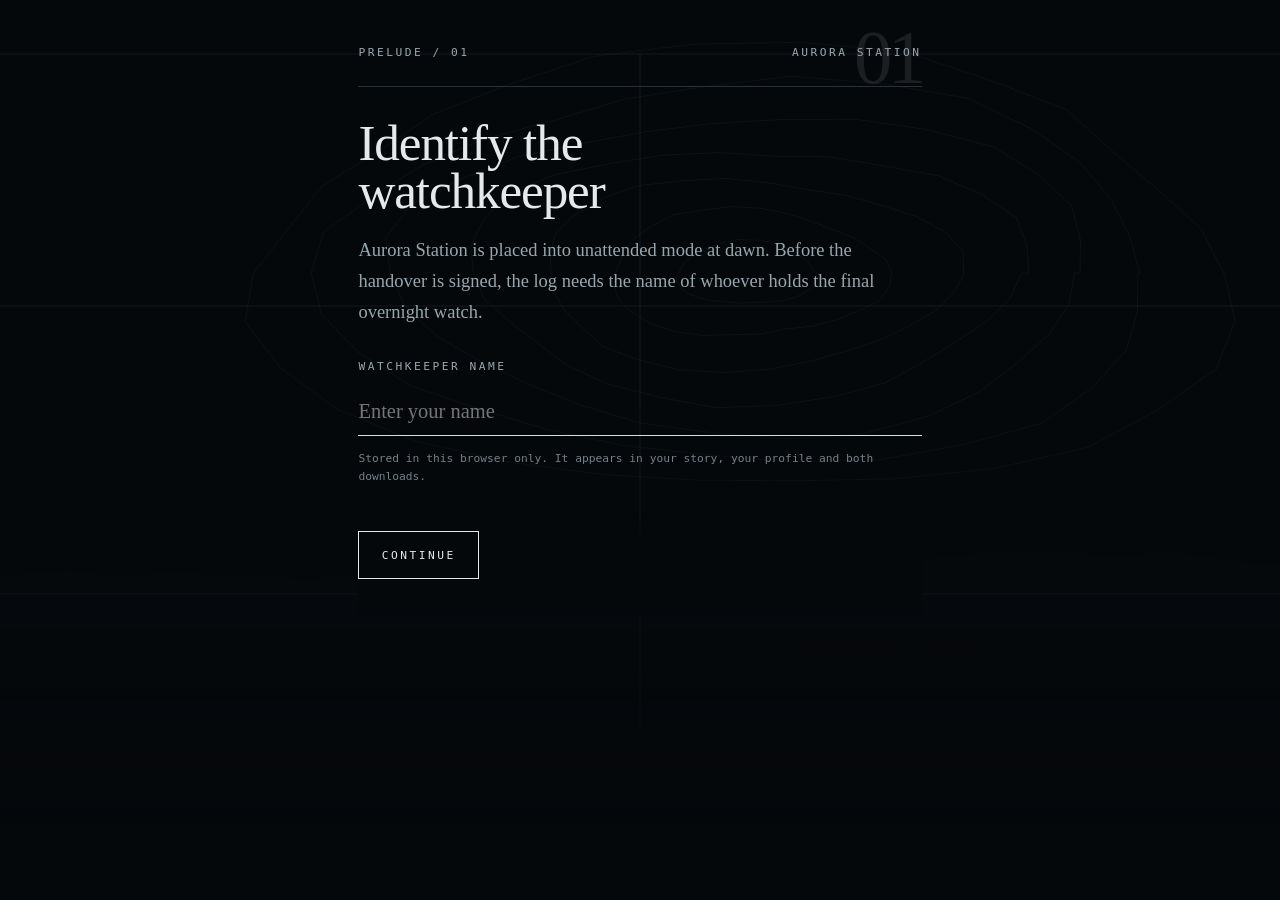
<file: index.html>
<!doctype html>
<html lang="en">
  <head>
    <meta charset="utf-8" />
    <meta name="viewport" content="width=device-width, initial-scale=1" />
    <meta
      name="description"
      content="Aurora Station — a psychological hard-science-fiction night watch and behavioural self-reflection."
    />
    <meta name="color-scheme" content="dark" />
    <meta name="theme-color" content="#05080b" />
    <title>Aurora Station — The Final Watch</title>
    <link rel="stylesheet" href="./styles.css" />
    <script defer src="./content/Aurora_Station_Content.js"></script>
    <script defer src="./core.js"></script>
    <script defer src="./artwork.js"></script>
    <script defer src="./pdf-export.js"></script>
    <script defer src="./audio.js"></script>
    <script defer src="./app.js"></script>
  </head>
  <body>
    <div class="environment" aria-hidden="true">
      <div class="env-field"></div>
      <div class="env-drift"></div>
      <div class="env-aurora" id="env-aurora"></div>
    </div>

    <a class="skip-link" href="#watch">Skip to the watch</a>

    <header class="masthead">
      <div class="masthead-identity">
        <p class="mark" id="station-mark">AURORA STATION</p>
        <p class="mark" id="act-mark">FINAL WATCH</p>
      </div>
      <div class="masthead-controls">
        <div class="sequence" id="sequence" role="img" aria-label="Observation sequence not started">
          <span class="mark" id="sequence-label">OBS 00 / 60</span>
          <span class="sequence-ticks" id="sequence-ticks" aria-hidden="true"></span>
        </div>
        <button
          class="control control-menu"
          id="controls-toggle"
          type="button"
          aria-expanded="false"
          aria-controls="controls-panel"
          aria-label="Station controls"
        >
          <span class="control-menu-text">Controls</span>
          <span class="control-menu-glyph" aria-hidden="true">
            <span></span><span></span><span></span>
          </span>
        </button>
        <div class="controls-panel" id="controls-panel">
          <button
            class="control"
            id="sound-toggle"
            type="button"
            aria-pressed="true"
            aria-label="Mute station sound"
          >
            <span class="sound-label">Sound</span>
          </button>
          <button
            class="control control-quiet"
            id="restart"
            type="button"
            aria-label="Start the watch again from the beginning"
          >
            Restart
          </button>
        </div>
      </div>
    </header>

    <main class="watch" id="watch" tabindex="-1">
      <p class="loading-note">Receiving the final watch…</p>
    </main>

    <div class="sr-only" id="announcer" role="status" aria-live="polite"></div>

    <noscript>
      <p class="loading-note">
        Aurora Station needs JavaScript enabled to record the watch and build the story.
      </p>
    </noscript>
  </body>
</html>
</file>
<file: styles.css>
/*
 * Aurora Station — Polar Psychological Observatory
 *
 * An authored publication rather than an interface. Two families: an editorial
 * display serif carries the narrative and the report; a technical mono carries
 * everything the station itself would have printed — labels, readings, times,
 * responses.
 *
 * The night is a near-black polar spectrum with mineral white and one restrained
 * signal light. Colour is behavioural: it appears when a response registers,
 * when a section activates, when the aurora enters the story, and when the
 * report ties an observation to a current. Dawn replaces the whole environment
 * with cold mineral paper and near-black ink — the light after a polar night,
 * not a warm one.
 */

:root {
  /* ---- families ---- */
  --type-display: "Hoefler Text", "Iowan Old Style", "Palatino Linotype", Palatino,
    Cambria, "Book Antiqua", serif;
  --type-operational: ui-monospace, "SF Mono", "Cascadia Mono", "DejaVu Sans Mono",
    Menlo, Consolas, monospace;

  /* ---- scale ---- */
  --step-plate: clamp(4rem, 16vw, 13rem);
  --step-display: clamp(2.4rem, 6vw, 5.5rem);
  --step-chapter: clamp(1.9rem, 4vw, 3.4rem);
  --step-section: clamp(1.4rem, 2.6vw, 2.1rem);
  --step-lead: clamp(1.2rem, 1.6vw, 1.6rem);
  --step-body: clamp(1.02rem, 0.98rem + 0.22vw, 1.16rem);
  --step-note: clamp(0.82rem, 0.8rem + 0.1vw, 0.92rem);
  --step-mark: clamp(0.66rem, 0.64rem + 0.08vw, 0.76rem);

  --lead-narrative: 1.66;
  --lead-display: 0.94;
  --track-mark: 0.22em;

  /* ---- night ---- */
  --void: #05080b;
  --deep: #080d12;
  --shelf: #0d151c;
  --rime: #16212a;
  --edge: #23323d;
  --mineral: #e4eaec;
  --mineral-dim: #97a7ae;
  /* Faint against the darkest ground, but still 4.9:1 — station notes are set
     small and must survive the night. */
  --mineral-faint: #71828b;
  --signal: #cfe2e6;
  --signal-live: #f2fbfd;

  /* ---- dawn ---- */
  --paper: #e6eaeb;
  --paper-raised: #f1f4f4;
  --paper-line: #c1caca;
  --ink: #14181a;
  --ink-dim: #4b5457;
  /* Faint, but still 4.9:1 on paper — station marks are small and must read. */
  --ink-faint: #5c6568;

  /*
   * ---- behavioural traces ----
   *
   * The five elements, on the currents whose reading each one already matches:
   * Wood, Fire, Earth, Metal, Water. The hue is the identity and does not
   * change; the value does, because a colour chosen for a white slide does not
   * clear 3:1 on a near-black night or on mineral paper.
   */
  --trace-pathfinder: #3dcd58;
  --trace-catalyst: #e0175c;
  --trace-steward: #e47f00;
  --trace-architect: #9fa0a4;
  --trace-sentinel: #42b4e6;

  /* The same five, deepened for paper. */
  --trace-pathfinder-paper: #237a35;
  --trace-catalyst-paper: #b10043;
  --trace-steward-paper: #a35a00;
  --trace-architect-paper: #5c6166;
  --trace-sentinel-paper: #10688f;

  /*
   * ---- measure and rhythm ----
   *
   * The measure grows with the page instead of staying at one width. On a
   * phone it is the column; on a laptop it opens out, so the reading does not
   * sit in a narrow strip with the rest of the display empty. The upper bound
   * is still a line length that can be read.
   */
  --measure: clamp(20rem, 34vw + 8rem, 44rem);
  --measure-wide: clamp(20rem, 44vw + 8rem, 58rem);
  --gutter: clamp(1.25rem, 5vw, 5rem);
  --rule: 1px;
  --tap: 3rem;
}

*,
*::before,
*::after {
  box-sizing: border-box;
}

/*
 * A display rule beats the user agent's [hidden] rule, so anything laid out
 * with flex or grid keeps showing after it is hidden. Say it once, here.
 */
[hidden] {
  display: none !important;
}

html {
  min-height: 100%;
  background: var(--void);
}

body {
  min-height: 100vh;
  margin: 0;
  background: var(--void);
  color: var(--mineral);
  font-family: var(--type-display);
  font-size: var(--step-body);
  line-height: var(--lead-narrative);
  text-rendering: optimizeLegibility;
  -webkit-font-smoothing: antialiased;
  transition:
    background-color 2400ms ease,
    color 2400ms ease;
}

body.is-sealed {
  overflow: hidden;
}

h1,
h2,
h3,
h4 {
  margin: 0;
  font-family: var(--type-display);
  font-weight: 400;
  letter-spacing: -0.022em;
  line-height: var(--lead-display);
}

p {
  margin: 0;
}

/* Station-printed text: labels, readings, times, responses. */
.mark {
  margin: 0;
  color: var(--mineral-dim);
  font-family: var(--type-operational);
  font-size: var(--step-mark);
  font-variant-numeric: tabular-nums;
  letter-spacing: var(--track-mark);
  line-height: 1.5;
  text-transform: uppercase;
}

.mark-live {
  color: var(--signal-live);
}

/*
 * Operational voice, sentence length. Uppercase is for the short labels that
 * name a thing; a whole sentence set in capitals loses the word shapes a
 * reader recognises, so these keep their case and their spacing.
 */
.mark-sentence {
  letter-spacing: 0.01em;
  line-height: 1.65;
  text-transform: none;
}

/* ---------------------------------------------------------- environment */

.environment {
  position: fixed;
  z-index: 0;
  inset: 0;
  overflow: hidden;
  pointer-events: none;
}

.env-field {
  position: absolute;
  inset: -8%;
  background:
    radial-gradient(90% 60% at 50% -10%, rgba(32, 52, 66, 0.5), transparent 70%),
    linear-gradient(180deg, #071019 0%, var(--void) 58%, #04070a 100%);
}

/* Slow atmospheric drift. Never fast, never bright. */
.env-drift {
  position: absolute;
  inset: -20%;
  background:
    radial-gradient(38% 26% at 24% 22%, rgba(96, 132, 152, 0.14), transparent 72%),
    radial-gradient(32% 22% at 76% 30%, rgba(74, 106, 126, 0.11), transparent 74%);
  filter: blur(40px);
  animation: env-drift 140s ease-in-out infinite alternate;
}

@keyframes env-drift {
  from {
    transform: translate3d(-2.5%, 0, 0) scale(1.02);
  }
  to {
    transform: translate3d(2.5%, 1.6%, 0) scale(1.06);
  }
}

/*
 * The aurora. Hidden through onboarding and the early watch, it emerges at the
 * event and deepens as the night goes on. Intensity is set from the story, not
 * from scroll position.
 */
.env-aurora {
  position: absolute;
  right: -10%;
  bottom: 34%;
  left: -10%;
  height: 62vh;
  opacity: 0;
  visibility: hidden;
  /*
   * The ribbons are drawn to the edge of this box, and screen blending makes
   * that edge visible as a hard line across the viewport. Fade the layer out
   * on every side so the light ends the way light does.
   */
  mask-image:
    linear-gradient(180deg, transparent 0%, #000 26%, #000 62%, transparent 100%),
    linear-gradient(90deg, transparent 0%, #000 14%, #000 86%, transparent 100%);
  mask-composite: intersect;
  -webkit-mask-image:
    linear-gradient(180deg, transparent 0%, #000 26%, #000 62%, transparent 100%),
    linear-gradient(90deg, transparent 0%, #000 14%, #000 86%, transparent 100%);
  -webkit-mask-composite: source-in;
  transition:
    opacity 4200ms ease,
    visibility 0s linear 4200ms;
}

body[data-aurora="present"] .env-aurora {
  opacity: calc(0.22 + var(--aurora-intensity, 0) * 0.72);
  visibility: visible;
  transition:
    opacity 4200ms ease,
    visibility 0s linear 0s;
}

.art-aurora {
  width: 100%;
  height: 100%;
}

.art-aurora-band {
  fill: rgba(78, 178, 196, 0.16);
  mix-blend-mode: screen;
  animation: aurora-breathe 46s ease-in-out infinite alternate;
}

.art-aurora-band[data-band="1"] {
  fill: rgba(94, 196, 158, 0.14);
  animation-duration: 58s;
}

.art-aurora-band[data-band="2"] {
  fill: rgba(120, 138, 208, 0.12);
  animation-duration: 66s;
}

.art-aurora-band[data-band="3"] {
  fill: rgba(160, 122, 196, 0.1);
  animation-duration: 74s;
}

.art-aurora-edge {
  fill: none;
  stroke: rgba(196, 240, 244, 0.42);
  stroke-width: 1;
  mix-blend-mode: screen;
}

@keyframes aurora-breathe {
  from {
    transform: translate3d(-3%, 2%, 0) scaleY(0.96);
  }
  to {
    transform: translate3d(3%, -2%, 0) scaleY(1.08);
  }
}

/* Halftone and grain, so nothing reads as flat digital colour. */
.art-grain {
  position: fixed;
  z-index: 3;
  inset: 0;
  opacity: 0.5;
  pointer-events: none;
  background-image:
    radial-gradient(rgba(255, 255, 255, 0.05) 0.5px, transparent 0.5px),
    radial-gradient(rgba(0, 0, 0, 0.16) 0.5px, transparent 0.5px);
  background-position: 0 0, 2px 2px;
  background-size: 3px 3px, 3px 3px;
}

/* -------------------------------------------------------------- drawings */

.art-plate {
  display: block;
  width: 100%;
  height: 100%;
}

.art-ground {
  fill: #04080b;
}

.art-ridge {
  fill: #070d12;
}

.art-contour {
  fill: none;
  stroke: rgba(146, 178, 192, 0.16);
  stroke-width: 0.7;
}

.art-plate[data-phase="pressure"] .art-contour {
  stroke: rgba(160, 186, 198, 0.22);
}

.art-trace {
  fill: none;
  stroke: rgba(190, 216, 224, 0.5);
  stroke-width: 1;
  vector-effect: non-scaling-stroke;
}

.art-tick {
  stroke: rgba(146, 178, 192, 0.3);
  stroke-width: 1;
  vector-effect: non-scaling-stroke;
}

.art-tick-major {
  stroke: rgba(196, 222, 230, 0.55);
}

.art-frame,
.art-mullion {
  fill: none;
  stroke: rgba(120, 150, 164, 0.3);
  stroke-width: 1;
  vector-effect: non-scaling-stroke;
}

/* --------------------------------------------------------------- masthead */

/*
 * The masthead floats over a moving document. Its ground stays opaque for the
 * full height of its own content and only fades below that, so a passage
 * scrolling underneath never reads through the station's own marks.
 */
.masthead {
  position: fixed;
  z-index: 20;
  top: 0;
  right: 0;
  left: 0;
  display: flex;
  flex-wrap: wrap;
  gap: 0.5rem var(--gutter);
  align-items: baseline;
  justify-content: space-between;
  padding: 1rem var(--gutter) 1.75rem;
  /*
   * An opaque ground rather than a blur: backdrop-filter makes this bar a
   * containing block, which would trap the phone control button inside it
   * instead of letting it sit at the foot of the screen.
   */
  background:
    linear-gradient(
      180deg,
      rgba(5, 8, 11, 0.98) 0%,
      rgba(5, 8, 11, 0.96) 66%,
      rgba(5, 8, 11, 0) 100%
    );
}

.masthead-identity {
  display: flex;
  flex: 1 1 auto;
  flex-wrap: wrap;
  gap: 0.25rem 1.25rem;
  align-items: baseline;
  min-width: 0;
}

.masthead-controls {
  display: flex;
  flex: 0 1 auto;
  flex-wrap: wrap;
  gap: 0.4rem;
  align-items: center;
  justify-content: flex-end;
  min-width: 0;
}

/*
 * Above the phone breakpoint the panel is not a panel: its children sit in
 * the bar directly, exactly as they did before, and the button that would
 * open it is not rendered.
 */
.controls-panel {
  display: contents;
}

.control-menu {
  display: none;
}

.control-menu-glyph {
  display: none;
  flex-direction: column;
  gap: 3px;
}

.control-menu-glyph span {
  width: 1rem;
  height: 1px;
  background: currentcolor;
}

/* Progress reads as an observation sequence, not a percentage. */
.sequence {
  display: flex;
  gap: 0.75rem;
  align-items: center;
}

.sequence-ticks {
  display: flex;
  gap: 2px;
  align-items: flex-end;
  height: 0.85rem;
}

/* Scaled rather than resized, so a recorded observation costs no layout. */
.sequence-tick {
  width: 2px;
  height: 100%;
  transform: scaleY(0.4);
  transform-origin: bottom;
  background: var(--mineral-faint);
  transition: transform 300ms ease, background-color 300ms ease;
}

.sequence-tick[data-state="recorded"] {
  transform: scaleY(1);
  background: var(--signal);
}

.sequence-tick[data-state="active"] {
  transform: scaleY(1);
  background: var(--signal-live);
}

.control {
  min-height: 2.4rem;
  padding: 0.4rem 0.7rem;
  border: var(--rule) solid var(--edge);
  background: transparent;
  color: var(--mineral-dim);
  font-family: var(--type-operational);
  font-size: var(--step-mark);
  letter-spacing: var(--track-mark);
  text-transform: uppercase;
  cursor: pointer;
  transition: border-color 240ms ease, color 240ms ease;
}

.control:hover:not(:disabled),
.control:focus-visible {
  border-color: var(--signal);
  color: var(--signal-live);
}

.control:disabled {
  cursor: default;
  opacity: 0.35;
}

.control[aria-pressed="true"] {
  border-color: var(--signal);
  color: var(--signal-live);
}

/*
 * Secondary, not unavailable. A transparent border beside seven outlined
 * controls read as disabled, so it keeps a border and only steps its ink back
 * one level.
 */
.control-quiet {
  border-color: var(--rime);
  color: var(--mineral-dim);
}

/* --------------------------------------------------------------- utility */

.sr-only {
  position: absolute;
  overflow: hidden;
  clip: rect(0 0 0 0);
  clip-path: inset(50%);
  width: 1px;
  height: 1px;
  white-space: nowrap;
}

.skip-link {
  position: absolute;
  z-index: 40;
  top: 0.5rem;
  left: 0.5rem;
  display: inline-flex;
  align-items: center;
  min-height: var(--tap);
  padding: 0.65rem 1rem;
  transform: translateY(-200%);
  background: var(--signal-live);
  color: var(--void);
  font-family: var(--type-operational);
  font-size: var(--step-note);
  text-decoration: none;
}

.skip-link:focus {
  transform: translateY(0);
}

:where(a, button, input, [tabindex]):focus-visible {
  outline: 2px solid var(--signal-live);
  outline-offset: 3px;
}

/*
 * Shown while the station is still assembling, and when scripting is off. Both
 * are sentences rather than labels, so they keep their case.
 */
.loading-note {
  padding: 40vh var(--gutter);
  color: var(--mineral-faint);
  font-family: var(--type-operational);
  font-size: var(--step-note);
  letter-spacing: 0.01em;
  line-height: 1.65;
  text-align: center;
}

/* ----------------------------------------------------------------- story */

/*
 * The watch spans the display so an act plate can run edge to edge without
 * escaping its parent with negative margins. Everything that is read is
 * centred inside it at the measure, so the column stays the same width the
 * plate is wide behind it.
 */
.watch {
  position: relative;
  z-index: 1;
  padding: 0 0 14rem;
}

/*
 * A full-bleed block: the background reaches the edges of the display while
 * its content stays in the same column as the reading around it.
 */
.act-plate,
.interlude,
.watch:focus {
  outline: none;
}

/*
 * A full-bleed block: the ground reaches the edges of the display while its
 * content stays in the same column as the reading around it. No negative
 * margins, so nothing escapes the page and nothing has to be clipped.
 */
.act-plate,
.interlude,
.prologue {
  padding-inline: max(var(--gutter), calc((100% - var(--measure)) / 2));
}

/* The prologue holds the whole viewport before anything else happens. */
.prologue {
  display: grid;
  align-content: center;
  min-height: 100svh;
  padding-block: 8rem 6rem;
}

.prologue-mark {
  margin-bottom: 2rem;
}

.prologue-title {
  max-width: 12ch;
  font-size: var(--step-display);
  letter-spacing: -0.03em;
}

.prologue-sub {
  max-width: 26ch;
  margin-top: 1.5rem;
  color: var(--mineral-dim);
  font-size: var(--step-lead);
  font-style: italic;
}

/*
 * Act openings are full-bleed plates: an oversized number, the timestamp, and
 * the drawing behind them. This is the largest scale change in the piece.
 */
.act-plate {
  position: relative;
  display: grid;
  align-content: end;
  min-height: 92svh;
  margin: 10rem 0 4rem;
  padding-block: 0 4rem;
  isolation: isolate;
}

.act-plate-figure {
  position: absolute;
  z-index: -1;
  inset: 0;
  overflow: hidden;
  opacity: 0.66;
  mask-image: linear-gradient(180deg, transparent 0%, #000 22%, #000 64%, transparent 100%);
}

.act-plate-index {
  color: var(--mineral);
  font-size: var(--step-plate);
  font-variant-numeric: lining-nums;
  letter-spacing: -0.06em;
  line-height: 0.8;
  opacity: 0.16;
}

.act-plate-meta {
  display: flex;
  flex-wrap: wrap;
  gap: 0.5rem 1.5rem;
  margin: 1.5rem 0 0.75rem;
}

.act-plate-title {
  max-width: 16ch;
  font-size: var(--step-chapter);
}

/*
 * Narrative sits in a centred reading column. It was offset to one side, which
 * read as a narrow strip against an empty page once the display was wide.
 */
.passage {
  max-width: var(--measure);
  margin: 0 auto 1.5em;
}

.passage-context {
  color: var(--mineral-dim);
}

/*
 * The story is all present, and legibility is what changes. `--read` is set
 * from the scroll position: full above the reading line, fading toward the
 * foot of the screen. Opacity only, so it stays on the compositor and costs
 * nothing per frame — and it is a state, not an animation, so nothing moves.
 *
 * Nothing here may be animated. A keyframe that touches `opacity` outranks a
 * normal declaration for as long as it is filling, so an arrival animation on
 * `.passage` would pin it opaque and `--read` would silently do nothing —
 * which is exactly what the old timed reveal did.
 */
.passage,
.observation,
.act-plate {
  opacity: var(--read, 1);
  transition: opacity 180ms linear;
}

/*
 * A faint ground under the line the reader is on, so the eye can keep its
 * place. It follows the pointer rather than lighting itself. Background only —
 * no text colour changes, so no contrast is lost. Pointer devices only,
 * because :hover on a touch screen sticks to whatever was last tapped.
 */
@media (hover: hover) and (pointer: fine) {
  .passage {
    transition: background-color 260ms ease, opacity 180ms linear;
  }

  .passage:hover {
    background-color: rgba(207, 226, 230, 0.07);
  }

  body.report .passage:hover {
    background-color: rgba(20, 24, 26, 0.045);
  }
}

.passage-closing,
.passage-ending {
  max-width: var(--measure-wide);
  font-size: var(--step-lead);
  font-style: italic;
}

/* A recorded response reads back with a signal rule beside it. */
.passage-selected {
  position: relative;
  padding-left: 1.5rem;
  color: var(--signal-live);
}

.passage-selected::before {
  position: absolute;
  top: 0.55em;
  bottom: 0.55em;
  left: 0;
  width: 1px;
  background: var(--trace, var(--signal));
  content: "";
}

/*
 * As the watch degrades the column tightens and the margin closes in. The
 * tightening is a proportion of the current measure rather than a fixed width,
 * so it still reads as pressure once the page is wide enough to centre.
 */
.watch[data-phase="pressure"] .passage {
  max-width: calc(var(--measure) * 0.86);
}

.watch[data-phase="recovery"] .passage {
  max-width: var(--measure-wide);
}

.interlude {
  margin: 8rem 0 3rem;
}

.interlude-title {
  max-width: 18ch;
  margin-top: 1rem;
  font-size: var(--step-chapter);
}

/* ------------------------------------------------------ observation panel */

/*
 * The response surface. It is deliberately the most legible thing on screen:
 * the composition around it changes across acts, the interaction never does.
 */
.observation {
  position: relative;
  max-width: var(--measure);
  margin: 4rem auto 5rem;
  padding: 2rem 0 0;
  border-top: var(--rule) solid var(--edge);
}

.observation:focus {
  outline: none;
}

.observation-head {
  display: flex;
  flex-wrap: wrap;
  gap: 0.5rem 1.5rem;
  justify-content: space-between;
  margin-bottom: 2rem;
}

.observation-statement {
  max-width: 30ch;
  margin-bottom: 2.25rem;
  font-size: var(--step-section);
  letter-spacing: -0.015em;
}

.scale-anchors {
  display: flex;
  justify-content: space-between;
  gap: 1rem;
  margin-bottom: 0.65rem;
}

/*
 * Six equal cells. No connector, no colour ramp — every response looks
 * identical until it is chosen, and then it carries the signal light.
 */
.responses {
  display: grid;
  gap: 1px;
  background: var(--edge);
  border: var(--rule) solid var(--edge);
  grid-template-columns: repeat(var(--response-count, 5), minmax(0, 1fr));
}

.response {
  display: flex;
  align-items: center;
  justify-content: center;
  min-height: 3.6rem;
  border: 0;
  background: var(--deep);
  color: var(--mineral);
  font-family: var(--type-operational);
  font-size: 1rem;
  font-variant-numeric: tabular-nums;
  cursor: pointer;
  transition: background-color 200ms ease, color 200ms ease;
}

.response:hover:not(:disabled) {
  background: var(--shelf);
  color: var(--signal-live);
}

.response[aria-pressed="true"] {
  background: var(--signal-live);
  color: var(--void);
}

.response:disabled {
  cursor: default;
  color: var(--mineral-faint);
}

.observation-readout {
  min-height: 1.5rem;
  margin-top: 0.85rem;
}

.observation-foot {
  display: flex;
  flex-wrap: wrap;
  gap: 0.75rem 1.5rem;
  align-items: center;
  margin-top: 1.5rem;
}

/*
 * A closed act is a record, not a gap. Once its five observations are in, the
 * panel collapses to the single line that says so — otherwise it holds the
 * height of a live question and leaves a hole in the middle of the document.
 */
.observation.is-closed {
  margin-bottom: 2rem;
  padding-top: 1.25rem;
  opacity: 0.4;
}

.observation.is-closed .observation-head {
  margin-bottom: 0;
}

.observation.is-closed .observation-readout,
.observation.is-closed .observation-foot {
  display: none;
}

.observation.is-closed .responses {
  display: none;
}

/* ------------------------------------------------------------- completion */

.completion {
  max-width: var(--measure);
  margin: 10rem auto 0;
  padding-top: 3rem;
  border-top: var(--rule) solid var(--edge);
}

.completion-title {
  margin: 1.5rem 0;
  font-size: var(--step-chapter);
}

.completion-line {
  max-width: var(--measure);
  color: var(--mineral-dim);
}

.completion-actions {
  display: flex;
  flex-wrap: wrap;
  gap: 0.75rem;
  margin-top: 3rem;
}

.action {
  display: inline-flex;
  align-items: center;
  min-height: var(--tap);
  padding: 0.8rem 1.4rem;
  border: var(--rule) solid var(--mineral);
  background: transparent;
  color: var(--mineral);
  font-family: var(--type-operational);
  font-size: var(--step-mark);
  letter-spacing: var(--track-mark);
  text-decoration: none;
  text-transform: uppercase;
  cursor: pointer;
  transition: background-color 240ms ease, color 240ms ease;
}

.action:hover:not(:disabled),
.action:focus-visible {
  background: var(--mineral);
  color: var(--void);
}

.action-quiet {
  border-color: var(--edge);
  color: var(--mineral-dim);
}

.action:disabled {
  cursor: default;
  opacity: 0.4;
}

/* ---------------------------------------------------------------- entry */

/*
 * The prelude is the opening of the watch, so it is composed like an Act
 * opening rather than as a dialog card: the whole viewport, a drawn ground, an
 * oversized index and one reading column. It is still a dialog element, which
 * is what makes the rest of the page inert while it is open.
 */
/*
 * Laid out only while it is open. A `display` declaration on the element
 * itself would beat the user agent's `dialog:not([open]) { display: none }`,
 * and the closed prelude would stay painted over the whole watch.
 */
.entry[open] {
  position: fixed;
  inset: 0;
  display: grid;
  width: 100%;
  max-width: none;
  height: 100%;
  max-height: none;
  padding: 0;
  overflow: hidden;
  border: 0;
  background: var(--void);
  color: var(--mineral);
}

.entry::backdrop {
  background: var(--void);
}

.entry-figure {
  position: absolute;
  z-index: 0;
  inset: 0;
  overflow: hidden;
  opacity: 0.4;
  mask-image: linear-gradient(180deg, #000 0%, #000 42%, transparent 92%);
}

.entry-figure > svg {
  width: 100%;
  height: 100%;
}

/*
 * The column scrolls, so a long step can never be clipped, and the actions are
 * pinned to the foot so they are reachable at any height.
 */
.entry-frame {
  position: relative;
  z-index: 1;
  display: grid;
  align-content: start;
  width: min(var(--measure-wide), 100%);
  margin-inline: auto;
  padding: clamp(1.5rem, 5vh, 3.5rem) var(--gutter) 0;
  overflow-y: auto;
  overscroll-behavior: contain;
}

/*
 * The step number is set behind the opening rather than above it, so it reads
 * as the plate's own numbering and costs the column no height. It was 166px of
 * decoration in a panel that then would not fit a screen.
 */
.entry-index {
  position: absolute;
  z-index: -1;
  top: clamp(0.5rem, 3vh, 2rem);
  right: var(--gutter);
  margin: 0;
  color: var(--mineral);
  font-size: var(--step-display);
  font-variant-numeric: lining-nums;
  letter-spacing: -0.06em;
  line-height: 0.8;
  opacity: 0.1;
  pointer-events: none;
}

.entry-title {
  font-size: var(--step-chapter);
}

.entry-head {
  display: flex;
  flex-wrap: wrap;
  gap: 0.5rem 1.5rem;
  justify-content: space-between;
  padding-bottom: 1.5rem;
  border-bottom: var(--rule) solid var(--edge);
}

.entry-title {
  margin: 2rem 0 1.25rem;
  max-width: 18ch;
  font-size: var(--step-chapter);
}

.entry-body {
  max-width: var(--measure);
  color: var(--mineral-dim);
}

.entry-field {
  display: block;
  margin: 2rem 0 0.75rem;
}

.entry-input {
  width: 100%;
  min-height: var(--tap);
  padding: 0.75rem 0;
  border: 0;
  border-bottom: var(--rule) solid var(--edge);
  background: transparent;
  color: var(--mineral);
  font-family: var(--type-display);
  font-size: var(--step-lead);
}

.entry-input:focus {
  border-bottom-color: var(--signal);
  outline: none;
}

.entry-note {
  margin-top: 0.85rem;
  color: var(--mineral-faint);
  font-family: var(--type-operational);
  font-size: var(--step-mark);
}

.entry-error {
  margin-top: 0.85rem;
  color: #e9a79c;
  font-family: var(--type-operational);
  font-size: var(--step-mark);
}

.entry-list {
  max-width: var(--measure);
  margin: 1.25rem 0 0;
  padding: 0;
  list-style: none;
}

.entry-list li {
  padding: 0.3rem 0 0.3rem 1.5rem;
  text-indent: -1.5rem;
}

.entry-list li::before {
  color: var(--mineral-faint);
  content: "— ";
}

/* Pinned, so the actions are reachable however tall the step becomes. */
.entry-foot {
  position: sticky;
  bottom: 0;
  display: flex;
  flex-wrap: wrap;
  gap: 0.75rem;
  align-items: center;
  justify-content: space-between;
  margin-top: 1.75rem;
  padding: 1rem 0 clamp(1.25rem, 4vh, 2.5rem);
  background: linear-gradient(180deg, rgba(5, 8, 11, 0) 0%, var(--void) 28%);
}

/*
 * The practice statement is a statement, so it is set the way every other
 * statement in the watch is set. It also has to clear the scale beneath it:
 * without the bottom margin the anchors sit directly on its last line.
 */
.entry-statement {
  max-width: var(--measure);
  margin: 2rem 0 1.75rem;
  padding-left: 1.25rem;
  border-left: var(--rule) solid var(--edge);
  color: var(--mineral);
  font-family: var(--type-display);
  font-size: var(--step-lead);
  line-height: 1.55;
}

/* The standing limitation, set as a note rather than as a statement. */
.entry-disclaimer {
  max-width: var(--measure-wide);
  margin-top: 1.25rem;
  padding-left: 1.25rem;
  border-left: var(--rule) solid var(--edge);
  color: var(--mineral-dim);
  font-size: var(--step-note);
  line-height: 1.55;
}

/* Inside the prelude the scale is indented to sit under its statement. */
.entry-frame .scale-anchors,
.entry-frame .responses {
  max-width: var(--measure);
  margin-left: 1.25rem;
}

/*
 * The readout is the last thing in the panel and the foot is pinned over the
 * bottom of it, so it needs its own clearance rather than sitting under the
 * gradient.
 */
.entry-frame .observation-readout {
  margin: 0.85rem 0 0.5rem 1.25rem;
}

/* ============================================================ dawn report */

/*
 * Dawn is a different world, not an inverted one: warm paper, mineral ink,
 * ruled sections, and no aurora anywhere.
 */
body.report {
  background: var(--paper);
  color: var(--ink);
}

body.report .mark,
body.report .loading-note {
  color: var(--ink-faint);
}

body.report .skip-link {
  background: var(--ink);
  color: var(--paper);
}

body.report .control {
  border-color: var(--paper-line);
  color: var(--ink-dim);
}

body.report .control:hover:not(:disabled),
body.report .control:focus-visible {
  border-color: var(--ink);
  color: var(--ink);
}

body.report :where(a, button, input, [tabindex]):focus-visible {
  outline-color: var(--ink);
}

body.report .art-grain {
  opacity: 0.32;
  background-image:
    radial-gradient(rgba(0, 0, 0, 0.1) 0.5px, transparent 0.5px),
    radial-gradient(rgba(255, 255, 255, 0.4) 0.5px, transparent 0.5px);
}

.report-shell {
  position: relative;
  z-index: 1;
  max-width: calc(var(--measure-wide) + var(--gutter) * 2);
  margin-inline: auto;
  padding: 0 0 8rem;
}

/* The environment is behind the reading, never a layer the reading sits in. */
.environment,
.art-grain {
  overflow: clip;
}


.report-shell:focus {
  outline: none;
}

/*
 * The opening block is sized from its own content with a little air, not from
 * a share of the viewport. At 82svh a laptop opened on half a screen of empty
 * paper before the title appeared.
 */
.report-masthead {
  display: grid;
  gap: clamp(1.25rem, 3vh, 2rem);
  align-content: end;
  padding: clamp(3rem, 9vh, 6rem) var(--gutter) clamp(2rem, 4vh, 3rem);
  border-bottom: 2px solid var(--ink);
}

.report-title {
  max-width: 14ch;
  font-size: var(--step-display);
  letter-spacing: -0.035em;
}

.report-owner {
  font-size: var(--step-chapter);
  font-style: italic;
}

.report-standfirst {
  max-width: var(--measure-wide);
  font-size: var(--step-lead);
}

.report-meta {
  display: flex;
  flex-wrap: wrap;
  gap: 0.5rem 2rem;
}

/* Each section is ruled and numbered like a filed report. */
/*
 * The report is read one chapter at a time. The rail is the index: it names
 * every chapter, so the reader always knows the shape of the whole record and
 * how much of it is still ahead.
 */
/*
 * The rail shares its edges with the reading column, so the page has one set
 * of vertical rules rather than a bar overhanging the copy it labels.
 */
.pager-rail {
  position: sticky;
  z-index: 10;
  top: 0;
  display: flex;
  gap: 0;
  margin-inline: var(--gutter);
  border-bottom: var(--rule) solid var(--paper-line);
  background: var(--paper);
}

.pager-tab {
  display: grid;
  /* Five tabs share one row and shrink together rather than wrapping with the
     last chapter stranded on a line of its own. */
  flex: 1 1 0;
  gap: 0.35rem;
  min-width: 0;
  min-height: var(--tap);
  padding: 0.9rem 0.75rem;
  border: 0;
  border-right: var(--rule) solid var(--paper-line);
  background: transparent;
  color: var(--ink-faint);
  font-family: var(--type-operational);
  text-align: left;
  cursor: pointer;
  transition: color 240ms ease, background-color 240ms ease;
}

.pager-tab:last-child {
  border-right: 0;
}

.pager-tab:hover,
.pager-tab:focus-visible {
  color: var(--ink);
  background: var(--paper-raised);
}

.pager-tab[aria-selected="true"] {
  color: var(--paper);
  background: var(--ink);
}

.pager-tab-index {
  font-size: var(--step-mark);
  font-variant-numeric: tabular-nums;
  letter-spacing: var(--track-mark);
}

.pager-tab-title {
  font-size: var(--step-note);
  line-height: 1.3;
}

.pager-foot {
  display: flex;
  gap: 1rem;
  align-items: center;
  justify-content: space-between;
  margin-top: 5rem;
  padding: 1.75rem var(--gutter) 0;
  border-top: var(--rule) solid var(--paper-line);
}

/* Stepping through the report is primary navigation, so it keeps a full
   target at every width, not only on a phone. */
.pager-foot .control {
  min-height: var(--tap);
  padding-inline: 1.25rem;
}

.pager-position {
  text-align: center;
}

/* ------------------------------------------------- relations between currents */

.relations-figure {
  display: grid;
  gap: 0.75rem;
  justify-items: start;
}

.art-cycle {
  width: 100%;
  max-width: 20rem;
  height: auto;
}

/* The feeding ring is continuous; the checking reaches are broken. */
.art-cycle-ring {
  fill: none;
  stroke: var(--paper-line);
  stroke-width: 1.5;
}

.art-cycle-check {
  fill: none;
  stroke: var(--paper-line);
  stroke-dasharray: 3 5;
  stroke-width: 1;
}

/*
 * The head carries its line's own class, so it takes the same colour without
 * depending on a shared marker that could only ever be one colour.
 */
.art-cycle-head {
  fill: var(--paper-line);
  stroke: none;
  stroke-dasharray: none;
}

.art-cycle-label {
  fill: var(--ink-dim);
  font-family: var(--type-operational);
  font-size: 12px;
  letter-spacing: 0.04em;
}

/*
 * Pointing at a current picks out the two edges it is on. Nothing is hidden —
 * the whole cycle stays drawn, and the two lines under the pointer come up in
 * ink so the question "what does this one feed, and what does it hold" has a
 * visible answer. Both ends of every path are recorded on the path itself, so
 * this is one attribute selector rather than a second drawing pass.
 */
.art-cycle-mark {
  cursor: pointer;
}

.art-cycle-target {
  fill: transparent;
  stroke: none;
}

.art-cycle-mark:focus-visible .art-cycle-target {
  stroke: var(--ink);
  stroke-width: 2;
}

/*
 * All five are drawn identically. The one under the pointer grows and fills
 * with its own colour — the only difference between any two nodes is which
 * one is being asked about.
 *
 * Grown by its radius rather than by a transform: `r` is a presentation
 * attribute a stylesheet can set, so the circle stays centred where it was
 * drawn without a transform box and origin having to agree about where its
 * middle is.
 *
 * The radius and the fill ease; the stroke snaps, which nobody sees under a
 * circle that is growing anyway.
 */
.art-cycle-node {
  transition: r 160ms ease, fill 160ms ease;
}

.art-cycle-mark:hover .art-cycle-node,
.art-cycle-mark:focus-visible .art-cycle-node {
  r: 14px;
  fill: currentColor;
  stroke-width: 3;
}

@media (prefers-reduced-motion: reduce) {
  .art-cycle-node {
    transition: none;
  }
}

.art-cycle svg,
svg.art-cycle {
  --lit: var(--ink-dim);
}

svg.art-cycle[data-focus] path[data-from],
svg.art-cycle[data-focus] path[data-to] {
  transition: stroke 160ms ease, fill 160ms ease;
}

svg.art-cycle[data-focus="wood"] path[data-from="wood"],
svg.art-cycle[data-focus="fire"] path[data-from="fire"],
svg.art-cycle[data-focus="earth"] path[data-from="earth"],
svg.art-cycle[data-focus="metal"] path[data-from="metal"],
svg.art-cycle[data-focus="water"] path[data-from="water"] {
  stroke: var(--lit);
}

svg.art-cycle[data-focus="wood"] .art-cycle-head[data-from="wood"],
svg.art-cycle[data-focus="fire"] .art-cycle-head[data-from="fire"],
svg.art-cycle[data-focus="earth"] .art-cycle-head[data-from="earth"],
svg.art-cycle[data-focus="metal"] .art-cycle-head[data-from="metal"],
svg.art-cycle[data-focus="water"] .art-cycle-head[data-from="water"] {
  fill: var(--lit);
}

/* Reduced motion asks for no transition, not for no highlight. */
@media (prefers-reduced-motion: reduce) {
  svg.art-cycle path {
    transition: none;
  }
}

/* The key, so solid and broken are named where they are seen. */
.relations-key {
  display: flex;
  flex-wrap: wrap;
  gap: 0.35rem 1.25rem;
}

.relations-key span {
  display: inline-flex;
  gap: 0.5rem;
  align-items: center;
}

.relations-key span::before {
  width: 1.5rem;
  height: 0;
  border-top: 1.5px solid var(--ink-dim);
  content: "";
}

.relations-key span:last-child::before {
  border-top-style: dashed;
  border-top-width: 1px;
}

.relations-shadow {
  margin-top: 1rem;
  color: var(--ink-dim);
}


/* The current is named by a mark beside it, not by a coloured edge. */
.relations-role {
  display: flex;
  gap: 0.6rem;
  align-items: baseline;
  font-size: var(--step-section);
}

.relations-role::before {
  flex: 0 0 auto;
  width: 0.55rem;
  height: 0.55rem;
  border-radius: 50%;
  background: var(--trace, var(--ink-faint));
  content: "";
}

.relations-keywords {
  margin-top: 0.5rem;
}

/* Copy passes under the sticky rail, so it needs room to arrive. */
.chapter {
  padding: 4rem var(--gutter) 0;
  scroll-margin-top: 5rem;
}

.chapter-head {
  display: grid;
  gap: 1rem;
  padding-bottom: 2rem;
  border-bottom: var(--rule) solid var(--paper-line);
}

.chapter-title {
  max-width: 20ch;
  font-size: var(--step-chapter);
}

.chapter-intro {
  max-width: var(--measure-wide);
  color: var(--ink-dim);
}

.chapter-body {
  padding-top: 2.5rem;
}

/* ---- the standing note ---- */

.record-statement {
  max-width: var(--measure);
  margin-top: 2rem;
  padding-left: 1.25rem;
  border-left: 2px solid var(--ink);
  font-style: italic;
}

/* ---- instruments ---- */

.art-dial {
  width: 100%;
  max-width: 11rem;
  height: auto;
}

.art-dial-arc {
  fill: none;
  stroke: var(--paper-line);
  stroke-width: 1.5;
}

.art-dial-tick {
  stroke: var(--ink-faint);
  stroke-width: 1;
}

.art-dial-needle {
  stroke: var(--trace, var(--ink));
  stroke-width: 2.5;
  stroke-linecap: round;
}

.art-dial-pin {
  fill: var(--ink);
}

/* ---- movement instrument ---- */

.instrument {
  display: grid;
  gap: 2.5rem;
  margin-top: 1rem;
}

.instrument-states {
  display: flex;
  flex-wrap: wrap;
  gap: 0;
  border: var(--rule) solid var(--ink);
}

.instrument-state {
  flex: 1 1 auto;
  min-height: var(--tap);
  padding: 0.7rem 1rem;
  border: 0;
  border-right: var(--rule) solid var(--ink);
  background: transparent;
  color: var(--ink-dim);
  font-family: var(--type-operational);
  font-size: var(--step-mark);
  letter-spacing: var(--track-mark);
  text-transform: uppercase;
  cursor: pointer;
  transition: background-color 220ms ease, color 220ms ease;
}

.instrument-state:last-child {
  border-right: 0;
}

.instrument-state[aria-selected="true"] {
  background: var(--ink);
  color: var(--paper);
}

.instrument-plot {
  display: grid;
  gap: 3rem;
  align-items: center;
  grid-template-columns: minmax(0, 1fr) minmax(0, 1fr);
}

.plot {
  width: 100%;
  max-width: 30rem;
  height: auto;
  margin: 0 auto;
}

.plot-ring {
  fill: none;
  stroke: var(--paper-line);
  stroke-width: 1;
}

.plot-ring-outer {
  stroke: var(--ink-faint);
}

.plot-spoke {
  stroke: var(--paper-line);
  stroke-width: 1;
}

.plot-ghost {
  fill: none;
  stroke: var(--ink-faint);
  stroke-dasharray: 3 5;
  stroke-width: 1;
  opacity: 0;
  transition: opacity 400ms ease;
}

.plot-shape {
  fill: rgba(25, 23, 19, 0.07);
  stroke: var(--ink);
  stroke-width: 1.5;
}

.plot-node {
  stroke: var(--paper);
  stroke-width: 1.5;
}

.plot-label {
  fill: var(--ink);
  font-family: var(--type-operational);
  font-size: 9px;
  letter-spacing: 0.1em;
  text-transform: uppercase;
}

.plot-scale {
  fill: var(--ink-faint);
  font-family: var(--type-operational);
  font-size: 8px;
  font-variant-numeric: tabular-nums;
}

.reading-list {
  display: grid;
  gap: 0;
  margin: 0;
  padding: 0;
  border-top: var(--rule) solid var(--paper-line);
  list-style: none;
}

.reading {
  position: relative;
  display: grid;
  gap: 0.25rem 1rem;
  padding: 0.9rem 0;
  border-bottom: var(--rule) solid var(--paper-line);
  grid-template-columns: 1.5rem minmax(0, 1fr) auto auto;
  align-items: baseline;
  width: 100%;
  border-left: 0;
  border-right: 0;
  border-top: 0;
  background: transparent;
  color: inherit;
  font-family: inherit;
  text-align: left;
  cursor: default;
}

.reading-swatch {
  width: 0.5rem;
  height: 0.5rem;
  background: var(--trace, var(--ink));
  border-radius: 50%;
}

.reading-name {
  font-family: var(--type-operational);
  font-size: var(--step-note);
  letter-spacing: 0.08em;
  text-transform: uppercase;
}

.reading-value,
.reading-change {
  font-family: var(--type-operational);
  font-size: var(--step-note);
  font-variant-numeric: tabular-nums;
}

.reading-change[data-steady="true"] {
  color: var(--ink-faint);
}

.reading-tip {
  position: absolute;
  z-index: 5;
  right: 0;
  bottom: calc(100% - 0.25rem);
  left: 0;
  padding: 0.75rem 1rem;
  background: var(--ink);
  color: var(--paper);
  font-family: var(--type-operational);
  font-size: var(--step-mark);
  letter-spacing: 0.06em;
  line-height: 1.55;
  opacity: 0;
  pointer-events: none;
  text-transform: none;
  transition: opacity 180ms ease;
}

.reading:hover .reading-tip,
.reading:focus-visible .reading-tip {
  opacity: 1;
}

/* ---- spectrums ---- */

/* ---- current detail ---- */

/*
 * A current is one line with a name at each end. The mark carries distance
 * from the middle rather than a score out of five, so the middle of the scale
 * is shaded rather than ticked and neither end is given the weight of a
 * maximum. Slim on purpose: this is a rule with a point on it, not a bar
 * chart, and five of them sit one under another.
 */
.spectrum {
  margin: 1.25rem 0 0;
}

.spectrum-track {
  position: relative;
  height: 0.85rem;
  /* The rule itself, centred in the track's own height, so the mark can
   * overhang it on both sides without the line moving. */
  background: linear-gradient(var(--paper-line), var(--paper-line)) center / 100% var(--rule)
    no-repeat;
}

/*
 * The middle of the scale. A reading inside this band is not describing either
 * end, which is why it is a band rather than a tick — its width is the
 * distance a reading has to travel before the report will name a pole.
 */
.spectrum-centre {
  position: absolute;
  top: 0;
  bottom: 0;
  left: calc(50% - var(--band, 12.5%));
  width: calc(var(--band, 12.5%) * 2);
  background: rgba(25, 23, 19, 0.06);
}

/*
 * Clamped by its own radius so that a reading at either extreme still sits
 * fully on the line. At 1.0 or 5.0 the mark was half outside the track and
 * read as clipped, which is not what an end of the scale should look like.
 */
.spectrum-mark {
  position: absolute;
  top: 50%;
  left: clamp(0.31rem, var(--at, 50%), calc(100% - 0.31rem));
  width: 0.62rem;
  height: 0.62rem;
  border-radius: 50%;
  background: var(--trace, var(--ink));
  transform: translate(-50%, -50%);
}

/*
 * Both names under the line, each under the end it belongs to, with how firm
 * the reading is centred between them. Three columns rather than a flex row,
 * so the middle stays in the middle whatever the two names are called.
 */
.spectrum-ends {
  display: grid;
  gap: 0.5rem 1rem;
  align-items: baseline;
  margin-top: 0.55rem;
  grid-template-columns: minmax(0, 1fr) auto minmax(0, 1fr);
}

.spectrum-pole,
.spectrum-readout,
.spectrum-firmness {
  font-family: var(--type-operational);
  font-size: var(--step-mark);
  letter-spacing: 0.06em;
  color: var(--ink-dim);
  text-transform: uppercase;
}

.spectrum-end-high,
.spectrum-pole-high {
  text-align: right;
}

/* Two words for what the name means, under the name. */
.spectrum-tag {
  margin-top: 0.15rem;
  font-size: var(--step-note);
  color: var(--ink-faint);
}

.spectrum-firmness {
  text-align: center;
  color: var(--ink-faint);
}

/*
 * The finding, set under the current's name rather than under its line. Left
 * in ink rather than the element's colour: the traces are held to the contrast
 * a heading needs, and this is set at mark size.
 */
.spectrum-readout {
  flex-basis: 100%;
  font-variant-numeric: tabular-nums;
}

.constellation-row {
  padding: 2.5rem 0;
  border-bottom: var(--rule) solid var(--paper-line);
}

.constellation-row:first-child {
  padding-top: 0;
}

.constellation-head {
  display: flex;
  flex-wrap: wrap;
  align-items: baseline;
  gap: 0.35rem 1.5rem;
}

/* A facet reads as a length as well as a number, so a split is visible before
 * it is read. */
.facet-set {
  margin-bottom: 1.5rem;
}

.facet-bar {
  position: relative;
  display: block;
  height: var(--rule);
  background: var(--paper-line);
  grid-column: 1 / -1;
}

.facet-bar::after {
  position: absolute;
  top: -1px;
  left: 0;
  width: var(--at, 0%);
  height: 3px;
  background: var(--trace, var(--ink));
  content: "";
}

/*
 * The sixty answers counted onto the five points of the scale. Drawn as five
 * columns rather than described in three sentences, because a flat spread, a
 * lean and a pile in the middle read identically in prose and not at all
 * alike here.
 */
/*
 * Two rows of five, not five columns side by side. Sized column by column, a
 * two-line label under one of them pushed its neighbours' baselines out of
 * line — so the bars sit in one row of fixed height and the labels in another,
 * and every bar bottom and every label top is shared across the five.
 */
.response-chart {
  display: grid;
  gap: 0.6rem 1rem;
  margin-bottom: 1.5rem;
  grid-template-columns: repeat(5, minmax(0, 1fr));
  grid-template-rows: 7rem auto;
}

.response-column {
  display: flex;
  flex-direction: column;
  justify-content: flex-end;
  gap: 0.35rem;
  text-align: center;
}

.response-bar {
  display: block;
  height: 5rem;
  background: linear-gradient(to top, var(--trace, var(--ink)) var(--fill, 0%), transparent var(--fill, 0%));
  border-bottom: var(--rule) solid var(--paper-line);
}

.response-count {
  font-family: var(--type-operational);
  font-size: var(--step-mark);
  font-variant-numeric: tabular-nums;
  color: var(--ink);
}

/* The scale point and its wording as one string, so there is one thing to
 * align rather than two that can drift apart. */
.response-label {
  align-self: start;
  font-size: var(--step-note);
  color: var(--ink-dim);
  text-align: center;
  text-wrap: balance;
}

.calibration-row {
  display: grid;
  gap: 0.5rem 3rem;
  padding: 1.25rem 0;
  border-bottom: var(--rule) solid var(--paper-line);
  grid-template-columns: minmax(0, 1fr) auto minmax(0, 3fr);
  align-items: baseline;
}

/* All five lines, named and ruled apart, including the ones that held. */
.movement-list {
  display: grid;
  gap: 0;
}

.movement-row {
  padding: 0.7rem 0;
  border-bottom: var(--rule) solid var(--paper-line);
}

.movement-row:last-child {
  border-bottom: 0;
}

.movement-name {
  font-family: var(--type-operational);
  font-size: var(--step-mark);
  letter-spacing: 0.08em;
  color: var(--trace, var(--ink));
  text-transform: uppercase;
}

.relations-grid {
  margin-top: 3rem;
}

.relations-block {
  padding: 2rem 0;
  border-top: var(--rule) solid var(--paper-line);
}

/* Pointing at a node in the figure marks its block, so the figure and the
 * writing are visibly the same subject. */
.relations-block[data-focus="true"] {
  border-top-color: var(--trace, var(--ink));
  box-shadow: inset 3px 0 0 -1px var(--trace, var(--ink));
  padding-left: 1rem;
}

.relations-hint {
  color: var(--ink-faint);
}

/*
 * Both relationships have a failure mode and the report only ever described
 * the working one, which reads as though more feeding were always better.
 */
.relations-excess {
  display: grid;
  gap: 0.75rem 3rem;
  margin-top: 1.5rem;
  padding-top: 1.25rem;
  border-top: var(--rule) solid var(--paper-line);
  grid-template-columns: repeat(auto-fit, minmax(17rem, 1fr));
}

.relations-excess-line p:last-child {
  margin-top: 0.3rem;
  font-size: var(--step-note);
  color: var(--ink-dim);
}

/*
 * Composed like a chapter and aligned with them, but ruled off underneath
 * rather than titled with a numeral: it precedes the six sections instead of
 * being the first of them.
 */
.orientation {
  padding-bottom: 3rem;
  border-bottom: 2px solid var(--ink);
}

/* Two columns of standing copy, so the notice reads as a masthead note and
 * not as the report's opening argument. */
.orientation-body {
  columns: 2 var(--measure);
  column-gap: 3rem;
}

.orientation-body p {
  margin-bottom: 1em;
  break-inside: avoid;
}

/*
 * The switcher for the five currents. One row of names, each in its own
 * element colour, the selected one underscored in that colour — the same
 * grammar as the chapter rail above it, one level down and scrolling
 * sideways on a phone rather than wrapping into three rows.
 */
.current-rail {
  display: flex;
  gap: 0.25rem;
  overflow-x: auto;
  margin-top: 2.5rem;
  border-bottom: var(--rule) solid var(--paper-line);
  scrollbar-width: none;
}

.current-rail::-webkit-scrollbar {
  display: none;
}

.current-tab {
  display: grid;
  gap: 0.2rem;
  padding: 0.85rem 1.1rem;
  border: 0;
  border-bottom: 3px solid transparent;
  background: none;
  color: var(--ink-dim);
  cursor: pointer;
  text-align: left;
  white-space: nowrap;
}

.current-tab-name {
  font-family: var(--type-operational);
  font-size: var(--step-mark);
  letter-spacing: 0.1em;
}

.current-tab[aria-selected="true"] {
  border-bottom-color: var(--trace, var(--ink));
  color: var(--trace, var(--ink));
}

.current-tab:focus-visible {
  outline: 2px solid var(--ink);
  outline-offset: -2px;
}

.current {
  padding: 3rem 0 4rem;
}

/*
 * The step to the current before and after, where the reader finishes rather
 * than where they started. The rail at the top of the chapter is easy to
 * scroll past and easier still never to look back at.
 */
.current-step {
  display: flex;
  justify-content: space-between;
  gap: 1rem;
  margin-top: 3rem;
  padding-top: 1.5rem;
  border-top: var(--rule) solid var(--paper-line);
}

.current-step-link {
  display: grid;
  gap: 0.2rem;
  min-height: var(--tap);
  padding: 0.5rem 0;
  border: 0;
  background: none;
  color: var(--trace, var(--ink));
  cursor: pointer;
  text-align: left;
}

.current-step-next {
  text-align: right;
}

.current-step-name {
  font-family: var(--type-operational);
  font-size: var(--step-mark);
  letter-spacing: 0.08em;
  text-transform: uppercase;
}

.current-step-link:focus-visible {
  outline: 2px solid var(--ink);
  outline-offset: 4px;
}

.current-head {
  display: grid;
  gap: 1.5rem 3rem;
  align-items: end;
  grid-template-columns: minmax(0, 2fr) minmax(0, 1fr);
}

/*
 * The element's own colour, which every other mark on its row already carries.
 * Set in ink, the five headings were the one part of the page that gave no
 * clue which line you were reading.
 */
.current-title {
  font-size: var(--step-chapter);
  color: var(--trace, var(--ink));
}

.current-instrument {
  justify-self: end;
  text-align: right;
}

/*
 * A facet is a line, drawn the way the current above it is: the facet's name
 * on the left, then a rule with a shaded middle and a mark, then a name at
 * each end. Set as a name, a number and a filled bar it read as a score with
 * a maximum, and three of those under a bipolar reading contradicted it.
 */
/*
 * No rule between facets. Three lines separated by a fourth horizontal line
 * the same weight as the tracks read as four bars rather than three, and the
 * separator was the one the eye landed on first.
 */
.facet-row {
  display: grid;
  gap: 0.25rem;
  padding: 1.1rem 0;
}

.facet-track {
  height: 0.75rem;
}

.facet-ends {
  margin-top: 0.15rem;
}

.facet-value {
  font-family: var(--type-operational);
  font-size: var(--step-note);
  font-variant-numeric: tabular-nums;
}

.guidance {
  display: grid;
  gap: 2rem;
  margin-top: 2.5rem;
  grid-template-columns: repeat(auto-fit, minmax(15rem, 1fr));
}

/*
 * Label at the left, copy at the right, ruled off from the next block. Set as
 * a stack with a 42-character measure, every block on a current's page put its
 * copy in a narrow left column with two thirds of the page empty beside it —
 * which read as an unfinished layout rather than as air.
 */
.guidance-block {
  display: grid;
  gap: 0.4rem 3rem;
  padding: 1.4rem 0;
  border-bottom: var(--rule) solid var(--paper-line);
  grid-template-columns: minmax(0, 1fr) minmax(0, 2.6fr);
}

.guidance-block > :first-child {
  padding-top: 0.2rem;
}

.guidance-block > * {
  grid-column: 2;
}

/*
 * Only the first mark is the block's heading. A `.mark` further down is a
 * note inside the block — scoped by class alone it was pulled into the left
 * column and onto row one, so the calibration chart's caption was set on top
 * of the words "How you used the scale".
 */
.guidance-block > .mark:first-child {
  grid-column: 1;
  grid-row: 1;
}

.guidance-block p:last-child {
  max-width: var(--measure);
}

/* ---- close ---- */

.close-actions {
  display: flex;
  flex-wrap: wrap;
  gap: 0.75rem;
  margin: 3rem 0;
}

body.report .action {
  border-color: var(--ink);
  color: var(--ink);
}

body.report .action:hover:not(:disabled),
body.report .action:focus-visible {
  background: var(--ink);
  color: var(--paper);
}

body.report .action-quiet {
  border-color: var(--paper-line);
  color: var(--ink-dim);
}

/* The closing question, at the weight a closing question deserves. */
.handover {
  max-width: var(--measure-wide);
  padding-bottom: 2.5rem;
}

.handover-question {
  max-width: var(--measure);
  margin-top: 0.75rem;
  font-size: var(--step-lead);
  font-style: italic;
  line-height: 1.45;
}

.handover .record-statement {
  margin-top: 2rem;
  font-size: var(--step-note);
}

/*
 * The back matter, set in two columns so eight short paragraphs read as a
 * colophon rather than as eight more things the report wanted to tell you.
 */
.colophon {
  columns: 2 var(--measure);
  column-gap: 3rem;
  max-width: var(--measure-wide);
  padding-top: 2.5rem;
  border-top: var(--rule) solid var(--paper-line);
}

.colophon > * {
  margin-bottom: 0.85rem;
  break-inside: avoid;
}

.colophon .guidance-block {
  display: block;
  padding: 0;
  border: 0;
}

.colophon p,
.colophon a {
  color: var(--ink-dim);
  font-family: var(--type-operational);
  font-size: var(--step-mark);
  letter-spacing: 0.04em;
  line-height: 1.6;
}

.colophon a {
  display: inline-flex;
  align-items: center;
  min-height: var(--tap);
  color: var(--ink);
}

/* ------------------------------------------------------------ responsive */

@media (max-width: 60rem) {
  .instrument-plot,
  .spectrum,
  .current-head {
    grid-template-columns: minmax(0, 1fr);
  }

  /* One column, so the label sits above its copy rather than beside it. */
  .guidance-block {
    grid-template-columns: minmax(0, 1fr);
  }

  /* And the notice reads down the page rather than across it. */
  .orientation-body {
    columns: auto;
  }

  .guidance-block > *,
  .guidance-block > .mark:first-child {
    grid-column: 1;
  }

  .guidance-block > .mark:first-child {
    grid-row: auto;
  }

  .current-instrument {
    justify-self: start;
    text-align: left;
  }

  .facet-row {
    grid-template-columns: minmax(0, 1fr);
  }

  /* One column, so the reading takes the gutters directly. */
  .passage,
  .watch[data-phase="pressure"] .passage,
  .watch[data-phase="recovery"] .passage,
  .observation,
  .completion {
    max-width: none;
    padding-inline: var(--gutter);
  }
}

/*
 * A phone holds one column and very little of it at a time. The fixed bar
 * carries the reading and nothing else — the Act and the count — while
 * everything that can be operated moves to the foot of the screen, in reach of
 * a thumb. The long vertical rests are cut back so the reader reaches the next
 * passage without a journey.
 */
@media (max-width: 40rem) {
  .masthead {
    flex-wrap: nowrap;
    gap: 0.75rem;
    align-items: baseline;
    padding: 0.5rem var(--gutter) 0.8rem;
  }

  /* The name is on the plate and in the report; the Act is what is needed here. */
  #station-mark {
    display: none;
  }

  .masthead-identity {
    flex: 0 1 auto;
    min-width: 0;
  }

  #act-mark {
    overflow: hidden;
    text-overflow: ellipsis;
    white-space: nowrap;
  }

  .masthead-controls {
    flex: 0 1 auto;
    flex-wrap: nowrap;
    justify-content: flex-end;
    min-width: 0;
  }

  .masthead-controls > * {
    flex: 0 1 auto;
    min-width: 0;
  }

  /* The reading already says the number; the ticks say it a second time. */
  .sequence-ticks {
    display: none;
  }

  /*
   * One button, at the foot of the screen. The top right corner is the
   * furthest point from a thumb, and the row up there had no width left for
   * it anyway — it was being pushed off the edge entirely.
   */
  .control-menu {
    position: fixed;
    right: var(--gutter);
    bottom: max(var(--gutter), 1rem);
    z-index: 30;
    display: inline-flex;
    gap: 0;
    align-items: center;
    justify-content: center;
    width: var(--tap);
    height: var(--tap);
    padding: 0;
    border-color: var(--edge);
    background: var(--shelf);
  }

  .control-menu-text {
    position: absolute;
    overflow: hidden;
    clip-path: inset(50%);
    width: 1px;
    height: 1px;
  }

  .control-menu-glyph {
    display: flex;
  }

  .control-menu[data-paused="true"]::before {
    position: absolute;
    top: 0.3rem;
    right: 0.3rem;
    width: 0.4rem;
    height: 0.4rem;
    border-radius: 50%;
    background: var(--signal-live);
    content: "";
  }

  /* The panel opens upward from the button, never off the top of the screen. */
  .controls-panel {
    position: fixed;
    right: var(--gutter);
    bottom: calc(max(var(--gutter), 1rem) + var(--tap) + 0.5rem);
    z-index: 30;
    display: none;
    grid-auto-flow: row;
    gap: 0.4rem;
    width: min(16rem, calc(100vw - var(--gutter) * 2));
    padding: 0.75rem;
    border: var(--rule) solid var(--edge);
    background: var(--deep);
  }

  .masthead.is-open .controls-panel {
    display: grid;
  }

  .controls-panel .control {
    width: 100%;
    justify-content: center;
  }

  /* The rail scrolls rather than shrinking, so a chapter keeps its name. */
  .pager-rail {
    overflow-x: auto;
    scrollbar-width: none;
  }

  .pager-rail::-webkit-scrollbar {
    display: none;
  }

  .pager-tab {
    flex: 0 0 auto;
    min-width: 9.5rem;
  }

  .act-plate {
    min-height: 78svh;
    margin: 4rem 0 2rem;
    padding-bottom: 2rem;
  }

  .prologue {
    padding-block: 5rem 4rem;
  }

  /* The prelude has to fit one screen here too. */
  .entry-disclaimer {
    margin-top: 1rem;
    font-size: var(--step-mark);
    line-height: 1.5;
  }

  .entry-list li {
    padding-block: 0.2rem;
  }

  .interlude {
    margin: 4rem 0 2rem;
  }

  /* padding-block only: a shorthand here would undo the inline padding the
     wider breakpoint just set, and the panel would run edge to edge. */
  .observation {
    padding-block: 1.25rem 0;
  }

  .completion {
    margin-top: 5rem;
  }

  .watch {
    padding-bottom: 8rem;
  }

  .response {
    min-height: var(--tap);
  }

  .control {
    min-height: var(--tap);
  }

  .reading {
    grid-template-columns: 1.25rem minmax(0, 1fr) auto;
  }

  .reading-change {
    grid-column: 2 / -1;
  }
}

/*
 * With motion disabled the world still changes state — it simply arrives
 * already changed. Nothing that carries meaning is removed.
 */
@media (prefers-reduced-motion: reduce) {
  .env-drift,
  .art-aurora-band {
    animation: none;
  }

  /*
   * The hover ground and the reading focus both still appear; they simply
   * arrive at once. The column itself stays fully lit, because the scroll
   * focus is never applied under reduced motion.
   */
  .env-aurora,
  .passage,
  .observation,
  .act-plate,
  .plot-ghost,
  .reading-tip,
  .sequence-tick,
  .response,
  .control,
  .action,
  body {
    transition: none;
  }
}

@media (prefers-contrast: more) {
  :root {
    --mineral-dim: #c6d3d8;
    --mineral-faint: #90a1a9;
    --edge: #48606d;
    --ink-dim: #322e29;
    --ink-faint: #5c554c;
    --paper-line: #9a9082;
  }
}
</file>
